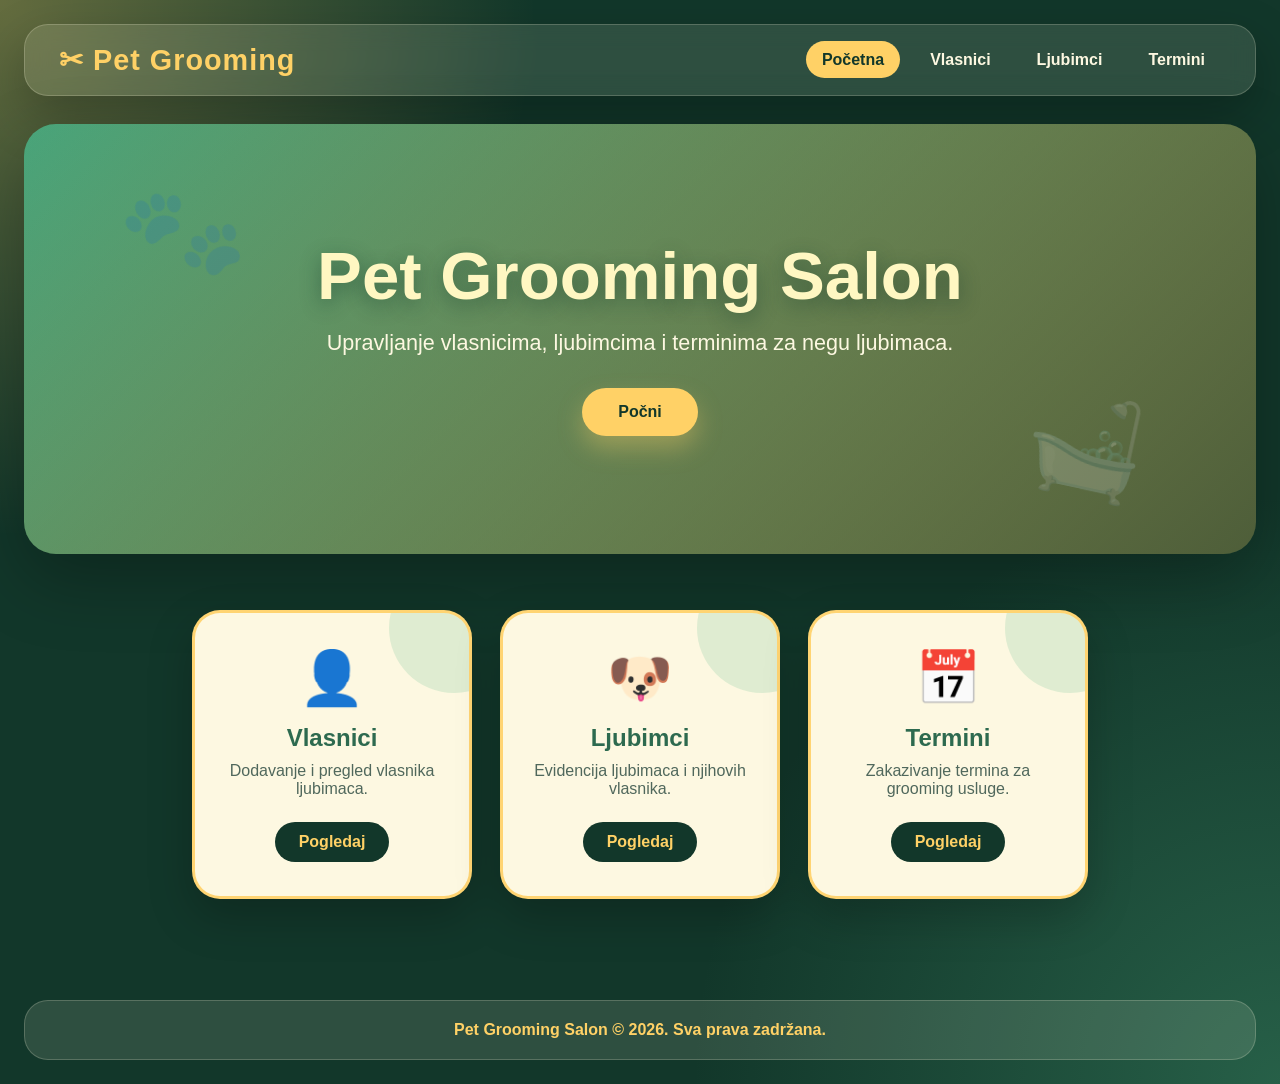
<file: frontend/index.html>
<!DOCTYPE html>
<html lang="sr">
<head>
    <meta charset="UTF-8">
    <meta name="viewport" content="width=device-width, initial-scale=1.0">
    <title>Pet Grooming Salon</title>

    <link rel="stylesheet" href="style.css">
</head>
<body>

<nav class="navbar">
    <div class="logo">Pet Grooming</div>

    <ul class="nav-links">
        <li><a href="index.html" class="active">Početna</a></li>
        <li><a href="vlasnik.html">Vlasnici</a></li>
        <li><a href="ljubimci.html">Ljubimci</a></li>
        <li><a href="termini.html">Termini</a></li>
    </ul>
</nav>

<header class="hero">
    <div class="hero-content">
        <h1>Pet Grooming Salon</h1>
        <p>Upravljanje vlasnicima, ljubimcima i terminima za negu ljubimaca.</p>
        <a href="vlasnik.html" class="btn-primary">Počni</a>
    </div>
</header>

<section class="cards-section">
    <div class="card">
        <div class="card-icon">👤</div>
        <h3>Vlasnici</h3>
        <p>Dodavanje i pregled vlasnika ljubimaca.</p>
        <a href="vlasnik.html" class="btn-secondary">Pogledaj</a>
    </div>

    <div class="card">
        <div class="card-icon">🐶</div>
        <h3>Ljubimci</h3>
        <p>Evidencija ljubimaca i njihovih vlasnika.</p>
        <a href="ljubimci.html" class="btn-secondary">Pogledaj</a>
    </div>

    <div class="card">
        <div class="card-icon">📅</div>
        <h3>Termini</h3>
        <p>Zakazivanje termina za grooming usluge.</p>
        <a href="termini.html" class="btn-secondary">Pogledaj</a>
    </div>
</section>

<footer class="footer">
    <p>Pet Grooming Salon &copy; 2026. Sva prava zadržana.</p>
</footer>

</body>
</html>
</file>
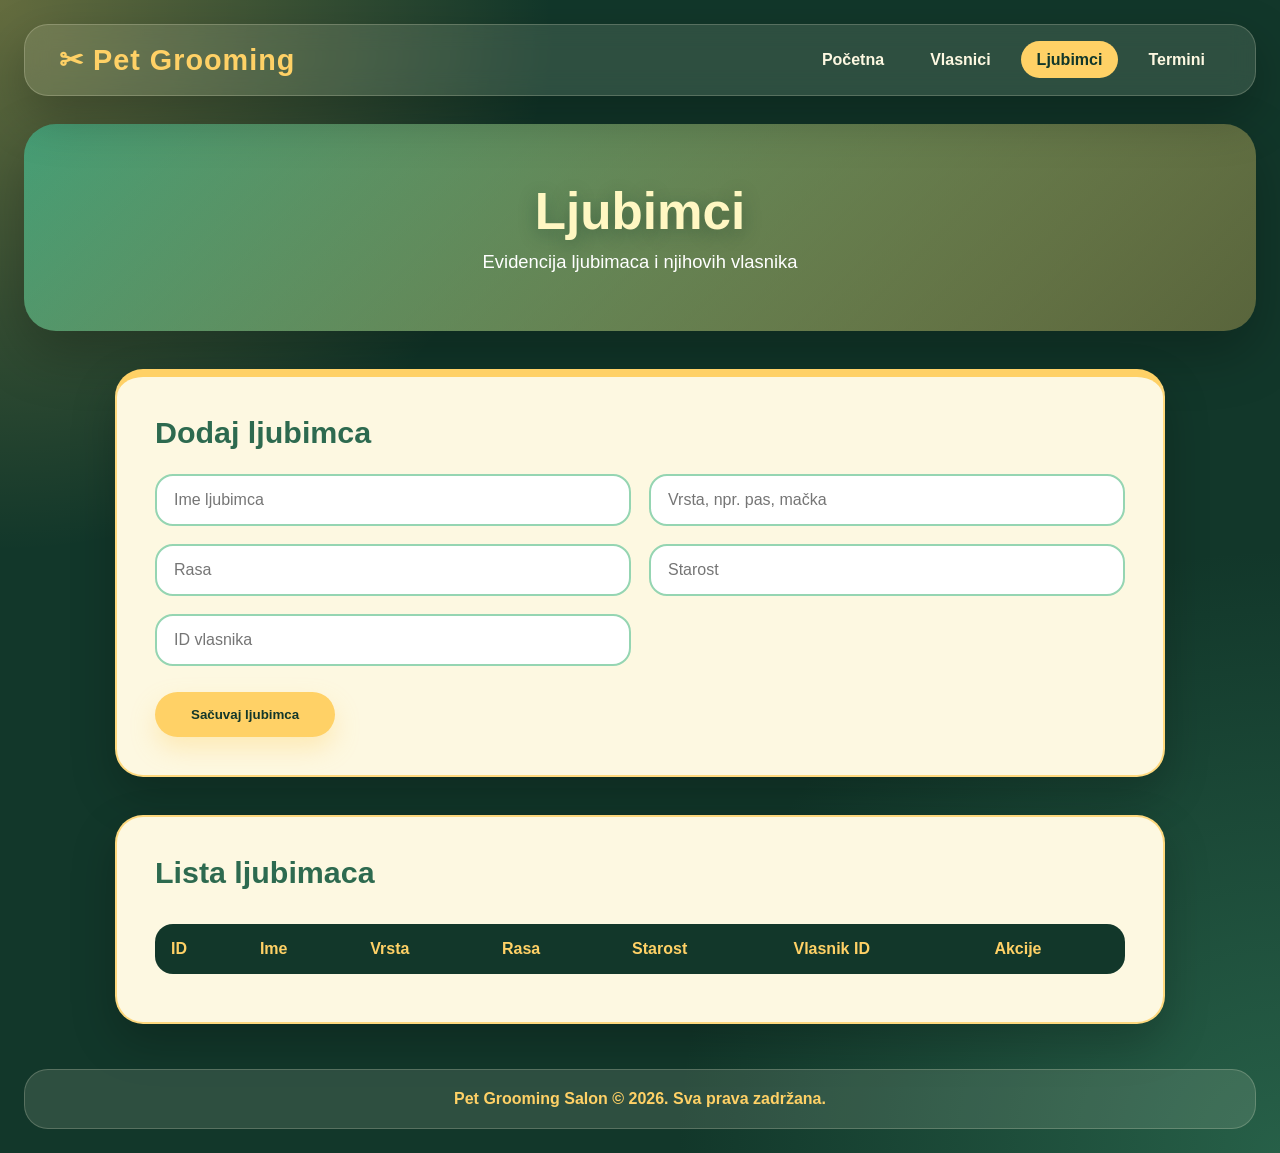
<file: frontend/Ljubimci.html>
<!DOCTYPE html>
<html lang="sr">
<head>
    <meta charset="UTF-8">
    <meta name="viewport" content="width=device-width, initial-scale=1.0">
    <title>Ljubimci - Pet Grooming</title>

    <link rel="stylesheet" href="style.css">
</head>
<body>

<nav class="navbar">
    <div class="logo">Pet Grooming</div>

    <ul class="nav-links">
        <li><a href="index.html">Početna</a></li>
        <li><a href="vlasnik.html">Vlasnici</a></li>
        <li><a href="ljubimci.html" class="active">Ljubimci</a></li>
        <li><a href="termini.html">Termini</a></li>
    </ul>
</nav>

<div class="page-header">
    <h1>Ljubimci</h1>
    <p>Evidencija ljubimaca i njihovih vlasnika</p>
</div>

<div class="form-container">
    <h2>Dodaj ljubimca</h2>

    <input type="hidden" id="ljubimacId">

    <div class="form-grid">
        <input type="text" id="ime" placeholder="Ime ljubimca" class="input-field">
        <input type="text" id="vrsta" placeholder="Vrsta, npr. pas, mačka" class="input-field">
        <input type="text" id="rasa" placeholder="Rasa" class="input-field">
        <input type="number" id="starost" placeholder="Starost" class="input-field">
        <input type="number" id="vlasnikId" placeholder="ID vlasnika" class="input-field">
    </div>

    <button onclick="saveLjubimac()" class="btn-primary" id="saveBtn">
        Sačuvaj ljubimca
    </button>
</div>

<div class="table-container">
    <h2>Lista ljubimaca</h2>

    <table class="data-table">
        <thead>
        <tr>
            <th>ID</th>
            <th>Ime</th>
            <th>Vrsta</th>
            <th>Rasa</th>
            <th>Starost</th>
            <th>Vlasnik ID</th>
            <th>Akcije</th>
        </tr>
        </thead>

        <tbody id="ljubimci-tbody"></tbody>
    </table>
</div>

<footer class="footer">
    <p>Pet Grooming Salon &copy; 2026. Sva prava zadržana.</p>
</footer>

<script src="ljubimci.js"></script>
</body>
</html>
</file>
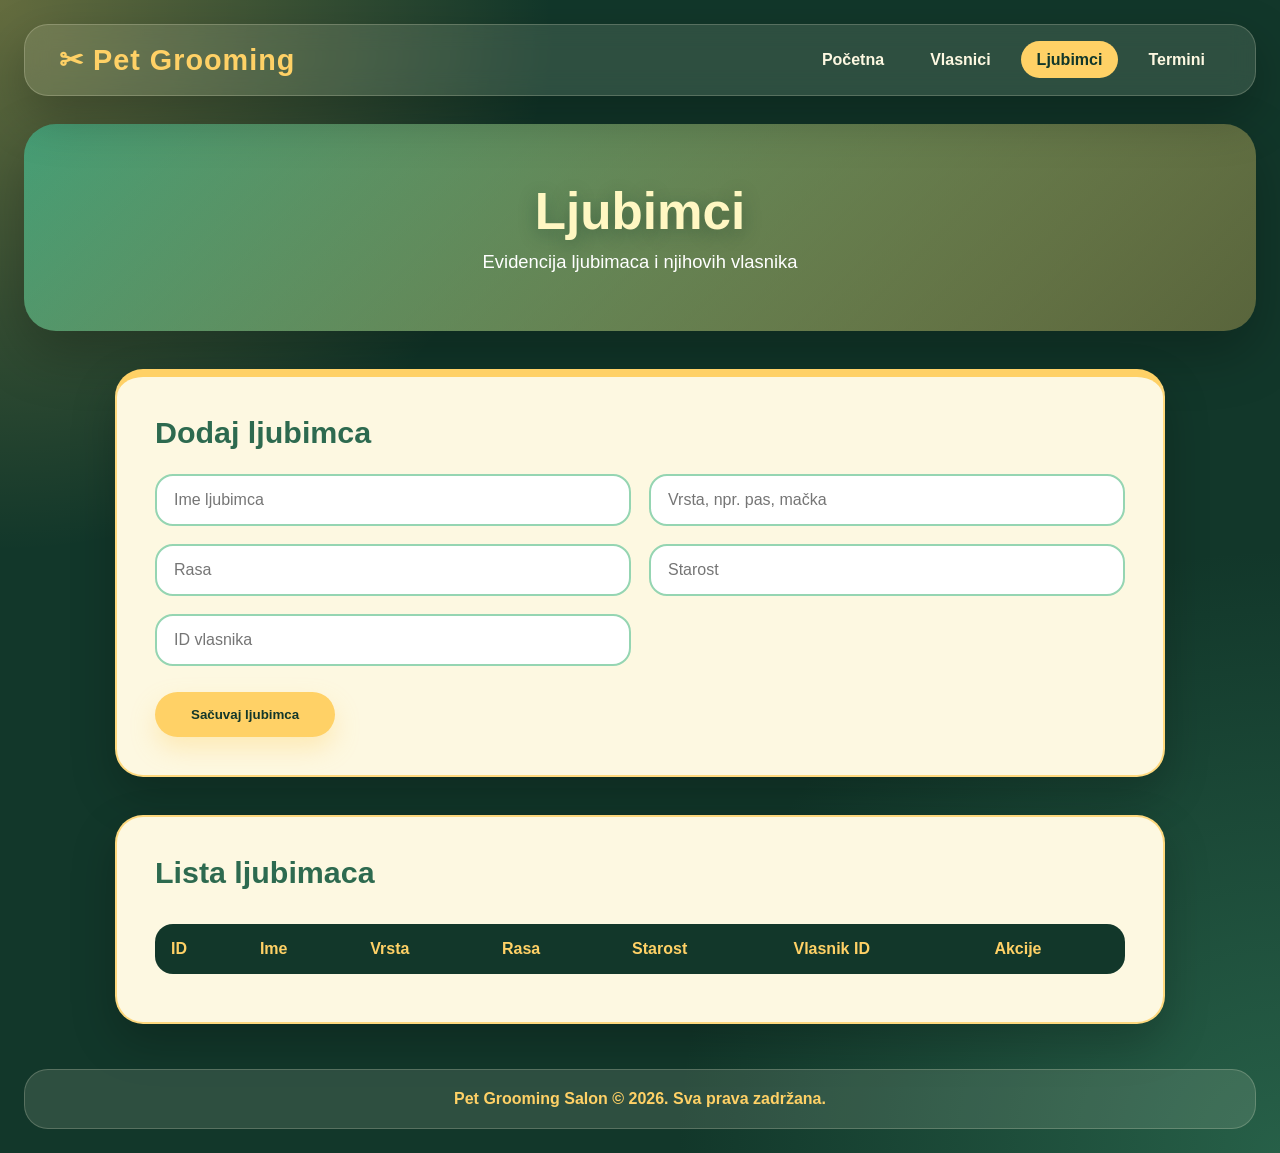
<file: frontend/ljubimci.html>
<!DOCTYPE html>
<html lang="sr">
<head>
    <meta charset="UTF-8">
    <meta name="viewport" content="width=device-width, initial-scale=1.0">
    <title>Ljubimci - Pet Grooming</title>

    <link rel="stylesheet" href="style.css">
</head>
<body>

<nav class="navbar">
    <div class="logo">Pet Grooming</div>

    <ul class="nav-links">
        <li><a href="index.html">Početna</a></li>
        <li><a href="vlasnik.html">Vlasnici</a></li>
        <li><a href="ljubimci.html" class="active">Ljubimci</a></li>
        <li><a href="termini.html">Termini</a></li>
    </ul>
</nav>

<div class="page-header">
    <h1>Ljubimci</h1>
    <p>Evidencija ljubimaca i njihovih vlasnika</p>
</div>

<div class="form-container">
    <h2>Dodaj ljubimca</h2>

    <input type="hidden" id="ljubimacId">

    <div class="form-grid">
        <input type="text" id="ime" placeholder="Ime ljubimca" class="input-field">
        <input type="text" id="vrsta" placeholder="Vrsta, npr. pas, mačka" class="input-field">
        <input type="text" id="rasa" placeholder="Rasa" class="input-field">
        <input type="number" id="starost" placeholder="Starost" class="input-field">
        <input type="number" id="vlasnikId" placeholder="ID vlasnika" class="input-field">
    </div>

    <button onclick="saveLjubimac()" class="btn-primary" id="saveBtn">
        Sačuvaj ljubimca
    </button>
</div>

<div class="table-container">
    <h2>Lista ljubimaca</h2>

    <table class="data-table">
        <thead>
        <tr>
            <th>ID</th>
            <th>Ime</th>
            <th>Vrsta</th>
            <th>Rasa</th>
            <th>Starost</th>
            <th>Vlasnik ID</th>
            <th>Akcije</th>
        </tr>
        </thead>

        <tbody id="ljubimci-tbody"></tbody>
    </table>
</div>

<footer class="footer">
    <p>Pet Grooming Salon &copy; 2026. Sva prava zadržana.</p>
</footer>

<script src="ljubimci.js"></script>
</body>
</html>
</file>
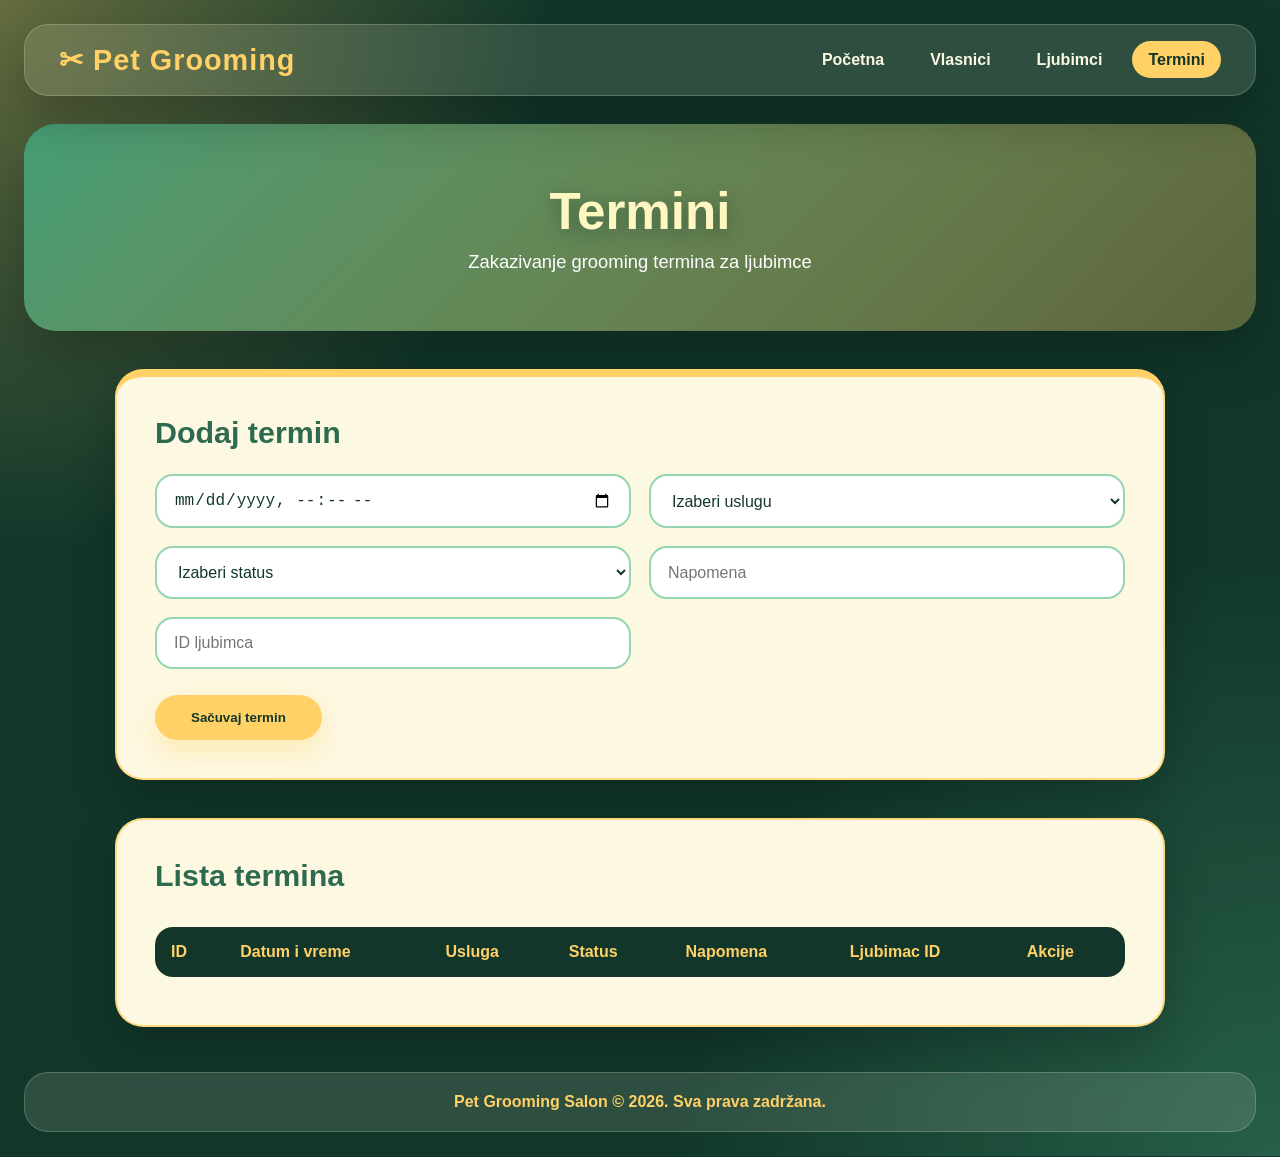
<file: frontend/Termini.html>
<!DOCTYPE html>
<html lang="sr">
<head>
    <meta charset="UTF-8">
    <meta name="viewport" content="width=device-width, initial-scale=1.0">
    <title>Termini - Pet Grooming</title>

    <link rel="stylesheet" href="style.css">
</head>
<body>

<nav class="navbar">
    <div class="logo">Pet Grooming</div>

    <ul class="nav-links">
        <li><a href="index.html">Početna</a></li>
        <li><a href="vlasnik.html">Vlasnici</a></li>
        <li><a href="ljubimci.html">Ljubimci</a></li>
        <li><a href="termini.html" class="active">Termini</a></li>
    </ul>
</nav>

<div class="page-header">
    <h1>Termini</h1>
    <p>Zakazivanje grooming termina za ljubimce</p>
</div>

<div class="form-container">
    <h2>Dodaj termin</h2>

    <input type="hidden" id="terminId">

    <div class="form-grid">
        <input type="datetime-local" id="datumVreme" class="input-field">

        <select id="usluga" class="input-field">
            <option value="">Izaberi uslugu</option>
            <option value="Kupanje">Kupanje</option>
            <option value="Sisanje">Sisanje</option>
            <option value="Sredjivanje noktiju">Sredjivanje noktiju</option>
            <option value="Cetkanje">Cetkanje</option>
            <option value="Kompletan tretman">Kompletan tretman</option>
        </select>

        <select id="status" class="input-field">
            <option value="">Izaberi status</option>
            <option value="Zakazan">Zakazan</option>
            <option value="Zavrsen">Zavrsen</option>
            <option value="Otkazan">Otkazan</option>
        </select>

        <input type="text" id="napomena" placeholder="Napomena" class="input-field">
        <input type="number" id="ljubimacId" placeholder="ID ljubimca" class="input-field">
    </div>

    <button onclick="saveTermin()" class="btn-primary" id="saveBtn">
        Sačuvaj termin
    </button>
</div>

<div class="table-container">
    <h2>Lista termina</h2>

    <table class="data-table">
        <thead>
        <tr>
            <th>ID</th>
            <th>Datum i vreme</th>
            <th>Usluga</th>
            <th>Status</th>
            <th>Napomena</th>
            <th>Ljubimac ID</th>
            <th>Akcije</th>
        </tr>
        </thead>

        <tbody id="termini-tbody"></tbody>
    </table>
</div>

<footer class="footer">
    <p>Pet Grooming Salon &copy; 2026. Sva prava zadržana.</p>
</footer>

<script src="termini.js"></script>
</body>
</html>
</file>
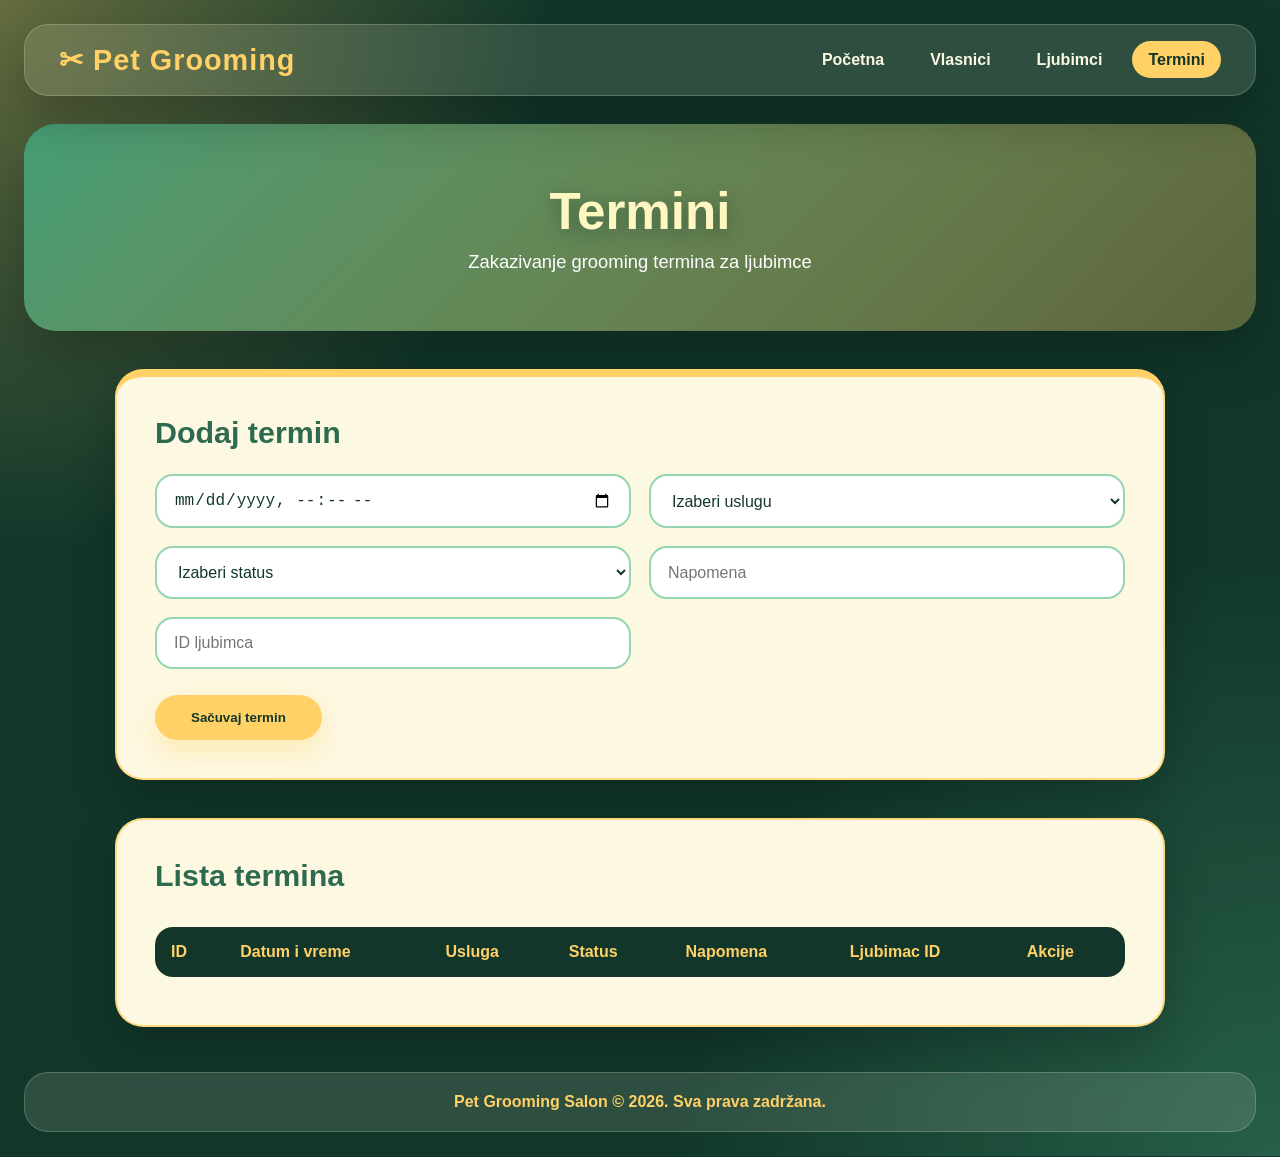
<file: frontend/termini.html>
<!DOCTYPE html>
<html lang="sr">
<head>
    <meta charset="UTF-8">
    <meta name="viewport" content="width=device-width, initial-scale=1.0">
    <title>Termini - Pet Grooming</title>

    <link rel="stylesheet" href="style.css">
</head>
<body>

<nav class="navbar">
    <div class="logo">Pet Grooming</div>

    <ul class="nav-links">
        <li><a href="index.html">Početna</a></li>
        <li><a href="vlasnik.html">Vlasnici</a></li>
        <li><a href="ljubimci.html">Ljubimci</a></li>
        <li><a href="termini.html" class="active">Termini</a></li>
    </ul>
</nav>

<div class="page-header">
    <h1>Termini</h1>
    <p>Zakazivanje grooming termina za ljubimce</p>
</div>

<div class="form-container">
    <h2>Dodaj termin</h2>

    <input type="hidden" id="terminId">

    <div class="form-grid">
        <input type="datetime-local" id="datumVreme" class="input-field">

        <select id="usluga" class="input-field">
            <option value="">Izaberi uslugu</option>
            <option value="Kupanje">Kupanje</option>
            <option value="Sisanje">Sisanje</option>
            <option value="Sredjivanje noktiju">Sredjivanje noktiju</option>
            <option value="Cetkanje">Cetkanje</option>
            <option value="Kompletan tretman">Kompletan tretman</option>
        </select>

        <select id="status" class="input-field">
            <option value="">Izaberi status</option>
            <option value="Zakazan">Zakazan</option>
            <option value="Zavrsen">Zavrsen</option>
            <option value="Otkazan">Otkazan</option>
        </select>

        <input type="text" id="napomena" placeholder="Napomena" class="input-field">
        <input type="number" id="ljubimacId" placeholder="ID ljubimca" class="input-field">
    </div>

    <button onclick="saveTermin()" class="btn-primary" id="saveBtn">
        Sačuvaj termin
    </button>
</div>

<div class="table-container">
    <h2>Lista termina</h2>

    <table class="data-table">
        <thead>
        <tr>
            <th>ID</th>
            <th>Datum i vreme</th>
            <th>Usluga</th>
            <th>Status</th>
            <th>Napomena</th>
            <th>Ljubimac ID</th>
            <th>Akcije</th>
        </tr>
        </thead>

        <tbody id="termini-tbody"></tbody>
    </table>
</div>

<footer class="footer">
    <p>Pet Grooming Salon &copy; 2026. Sva prava zadržana.</p>
</footer>

<script src="termini.js"></script>
</body>
</html>
</file>
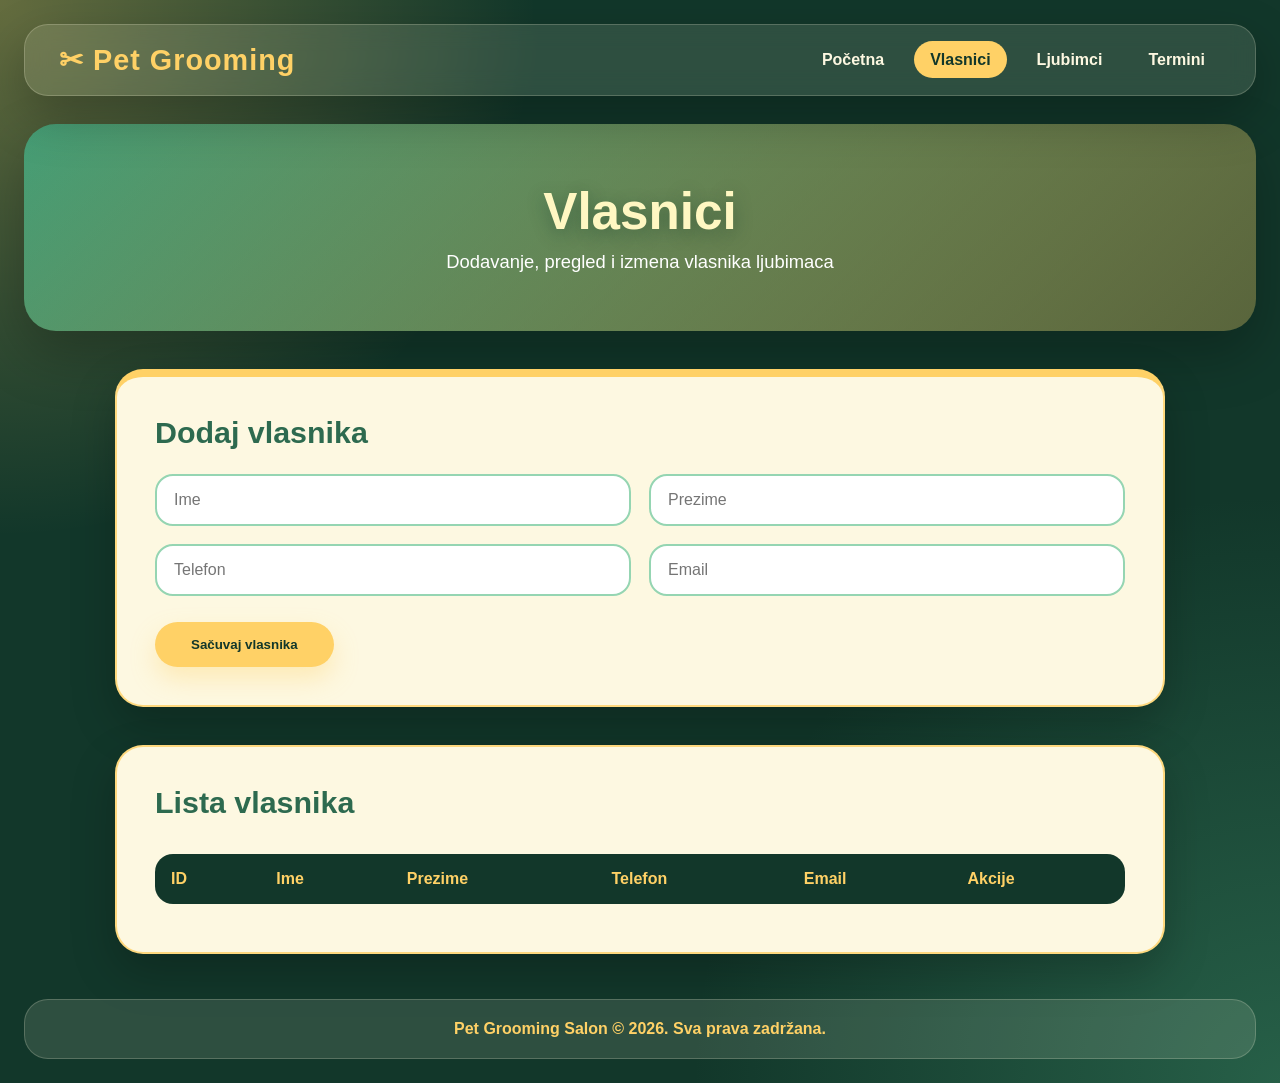
<file: frontend/Vlasnik.html>
<!DOCTYPE html>
<html lang="sr">
<head>
    <meta charset="UTF-8">
    <meta name="viewport" content="width=device-width, initial-scale=1.0">
    <title>Vlasnici - Pet Grooming Salon</title>

    <link rel="stylesheet" href="style.css">
</head>
<body>

<nav class="navbar">
    <div class="logo">Pet Grooming</div>

    <ul class="nav-links">
        <li><a href="index.html">Početna</a></li>
        <li><a href="vlasnici.html" class="active">Vlasnici</a></li>
        <li><a href="ljubimci.html">Ljubimci</a></li>
        <li><a href="termini.html">Termini</a></li>
    </ul>
</nav>

<div class="page-header">
    <h1>Vlasnici</h1>
    <p>Dodavanje, pregled i izmena vlasnika ljubimaca</p>
</div>

<div class="form-container">
    <h2>Dodaj vlasnika</h2>

    <input type="hidden" id="vlasnikId">

    <div class="form-grid">
        <input type="text" id="ime" placeholder="Ime" class="input-field">
        <input type="text" id="prezime" placeholder="Prezime" class="input-field">
        <input type="text" id="telefon" placeholder="Telefon" class="input-field">
        <input type="email" id="email" placeholder="Email" class="input-field">
    </div>

    <button onclick="saveVlasnik()" class="btn-primary" id="saveBtn">
        Sačuvaj vlasnika
    </button>
</div>

<div class="table-container">
    <h2>Lista vlasnika</h2>

    <table class="data-table">
        <thead>
        <tr>
            <th>ID</th>
            <th>Ime</th>
            <th>Prezime</th>
            <th>Telefon</th>
            <th>Email</th>
            <th>Akcije</th>
        </tr>
        </thead>

        <tbody id="vlasnici-tbody"></tbody>
    </table>
</div>

<footer class="footer">
    <p>Pet Grooming Salon &copy; 2026. Sva prava zadržana.</p>
</footer>

<script src="vlasnik.js"></script>
</body>
</html>
</file>
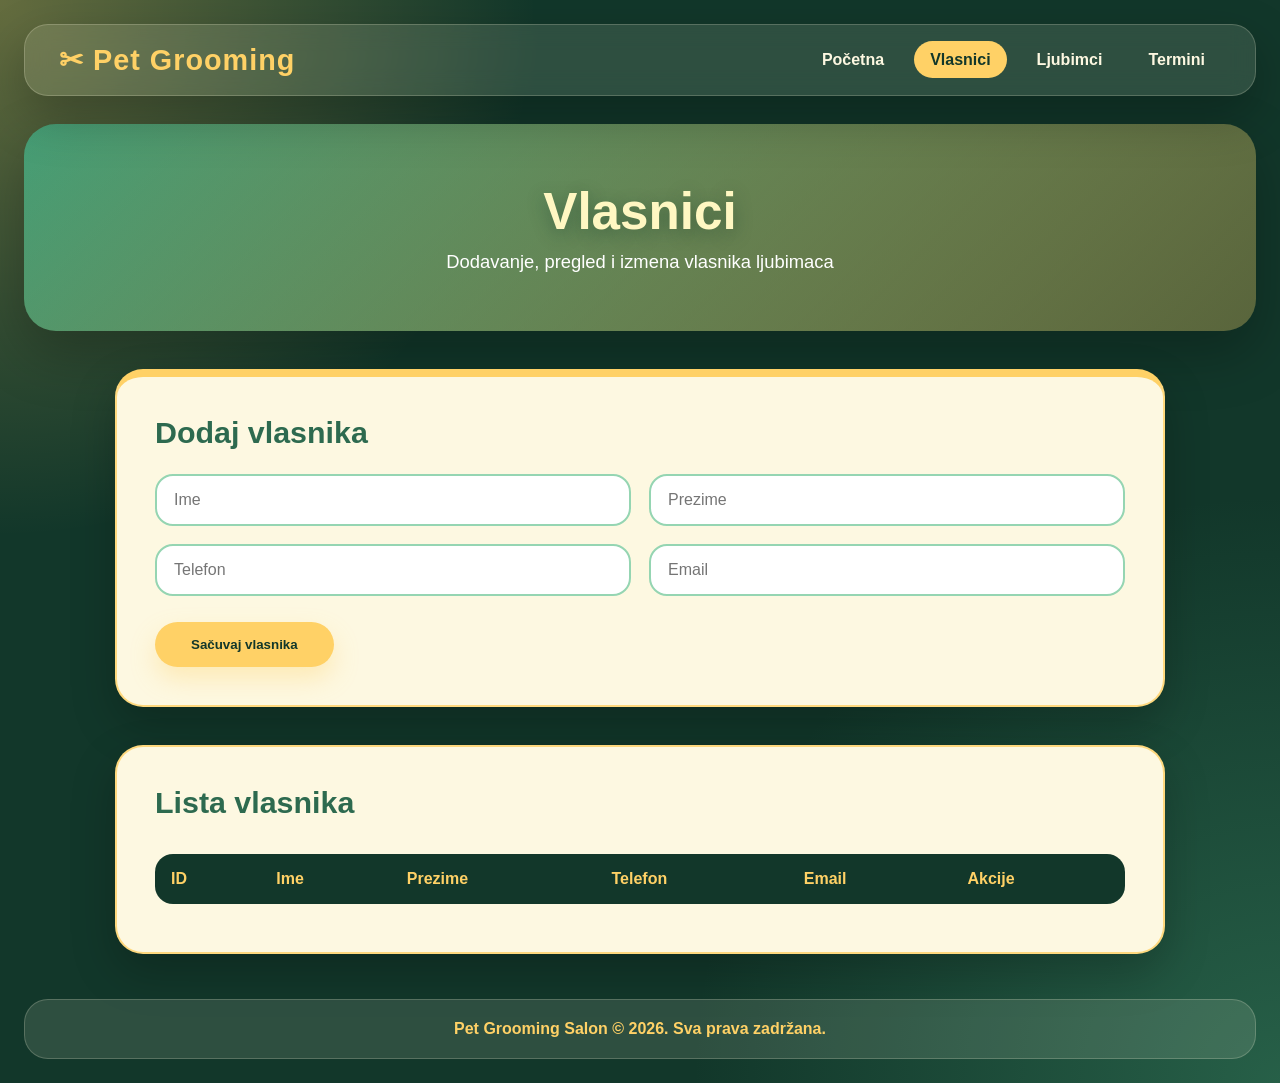
<file: frontend/vlasnik.html>
<!DOCTYPE html>
<html lang="sr">
<head>
    <meta charset="UTF-8">
    <meta name="viewport" content="width=device-width, initial-scale=1.0">
    <title>Vlasnici - Pet Grooming Salon</title>

    <link rel="stylesheet" href="style.css">
</head>
<body>

<nav class="navbar">
    <div class="logo">Pet Grooming</div>

    <ul class="nav-links">
        <li><a href="index.html">Početna</a></li>
        <li><a href="vlasnici.html" class="active">Vlasnici</a></li>
        <li><a href="ljubimci.html">Ljubimci</a></li>
        <li><a href="termini.html">Termini</a></li>
    </ul>
</nav>

<div class="page-header">
    <h1>Vlasnici</h1>
    <p>Dodavanje, pregled i izmena vlasnika ljubimaca</p>
</div>

<div class="form-container">
    <h2>Dodaj vlasnika</h2>

    <input type="hidden" id="vlasnikId">

    <div class="form-grid">
        <input type="text" id="ime" placeholder="Ime" class="input-field">
        <input type="text" id="prezime" placeholder="Prezime" class="input-field">
        <input type="text" id="telefon" placeholder="Telefon" class="input-field">
        <input type="email" id="email" placeholder="Email" class="input-field">
    </div>

    <button onclick="saveVlasnik()" class="btn-primary" id="saveBtn">
        Sačuvaj vlasnika
    </button>
</div>

<div class="table-container">
    <h2>Lista vlasnika</h2>

    <table class="data-table">
        <thead>
        <tr>
            <th>ID</th>
            <th>Ime</th>
            <th>Prezime</th>
            <th>Telefon</th>
            <th>Email</th>
            <th>Akcije</th>
        </tr>
        </thead>

        <tbody id="vlasnici-tbody"></tbody>
    </table>
</div>

<footer class="footer">
    <p>Pet Grooming Salon &copy; 2026. Sva prava zadržana.</p>
</footer>

<script src="vlasnik.js"></script>
</body>
</html>
</file>
<file: frontend/style.css>
* {
    margin: 0;
    padding: 0;
    box-sizing: border-box;
}

body {
    font-family: Arial, sans-serif;
    background:
        radial-gradient(circle at top left, rgba(255, 209, 102, 0.35), transparent 32%),
        radial-gradient(circle at bottom right, rgba(64, 145, 108, 0.45), transparent 35%),
        #12372A;
    color: #FDF8E1;
    min-height: 100vh;
}

.navbar {
    width: calc(100% - 48px);
    margin: 24px auto 0;
    background: rgba(253, 248, 225, 0.12);
    border: 1px solid rgba(253, 248, 225, 0.2);
    backdrop-filter: blur(12px);
    padding: 18px 34px;
    display: flex;
    justify-content: space-between;
    align-items: center;
    border-radius: 24px;
    box-shadow: 0 20px 50px rgba(0, 0, 0, 0.25);
}

.logo {
    color: #FFD166;
    font-size: 1.8rem;
    font-weight: 900;
    letter-spacing: 1px;
}

.logo::before {
    content: "✂ ";
}

.nav-links {
    list-style: none;
    display: flex;
    gap: 14px;
}

.nav-links a {
    color: #FDF8E1;
    text-decoration: none;
    font-weight: 800;
    padding: 10px 16px;
    border-radius: 999px;
    transition: all 0.25s;
}

.nav-links a:hover,
.nav-links a.active {
    color: #12372A;
    background-color: #FFD166;
}

.hero {
    min-height: 430px;
    margin: 28px auto 0;
    width: calc(100% - 48px);
    border-radius: 32px;
    background:
        linear-gradient(135deg, rgba(18, 55, 42, 0.15), rgba(18, 55, 42, 0.75)),
        linear-gradient(135deg, #52B788, #FFD166);
    display: flex;
    justify-content: center;
    align-items: center;
    text-align: center;
    color: white;
    padding: 70px 30px;
    position: relative;
    overflow: hidden;
    box-shadow: 0 25px 70px rgba(0, 0, 0, 0.28);
}

.hero::before {
    content: "🐾";
    position: absolute;
    left: 8%;
    top: 12%;
    font-size: 6rem;
    opacity: 0.18;
    transform: rotate(-15deg);
}

.hero::after {
    content: "🛁";
    position: absolute;
    right: 9%;
    bottom: 12%;
    font-size: 6rem;
    opacity: 0.2;
    transform: rotate(12deg);
}

.hero-content {
    max-width: 760px;
    position: relative;
    z-index: 1;
}

.hero h1 {
    font-size: 4.2rem;
    line-height: 1;
    margin-bottom: 20px;
    color: #FFF7C2;
    text-shadow: 0 6px 20px rgba(18, 55, 42, 0.45);
}

.hero p {
    font-size: 1.35rem;
    margin-bottom: 32px;
    color: #FDF8E1;
}

.btn-primary,
.btn-secondary {
    display: inline-block;
    border: none;
    cursor: pointer;
    text-decoration: none;
    font-weight: 900;
    transition: all 0.25s;
}

.btn-primary {
    background-color: #FFD166;
    color: #12372A;
    padding: 15px 36px;
    border-radius: 999px;
    box-shadow: 0 12px 25px rgba(255, 209, 102, 0.35);
}

.btn-primary:hover {
    background-color: #FFE08A;
    transform: translateY(-3px) scale(1.02);
}

.btn-secondary {
    background-color: #12372A;
    color: #FFD166;
    padding: 11px 24px;
    border-radius: 999px;
}

.btn-secondary:hover {
    background-color: #FFD166;
    color: #12372A;
    transform: translateY(-2px);
}

.cards-section {
    display: flex;
    justify-content: center;
    gap: 28px;
    padding: 56px 24px;
    flex-wrap: wrap;
}

.card {
    background: #FDF8E1;
    color: #12372A;
    width: 280px;
    padding: 34px 26px;
    text-align: center;
    border-radius: 28px;
    border: 3px solid rgba(255, 209, 102, 0.9);
    box-shadow: 0 18px 45px rgba(0, 0, 0, 0.22);
    transition: all 0.25s;
    position: relative;
    overflow: hidden;
}

.card::before {
    content: "";
    position: absolute;
    width: 130px;
    height: 130px;
    background-color: rgba(82, 183, 136, 0.18);
    border-radius: 50%;
    top: -50px;
    right: -50px;
}

.card:hover {
    transform: translateY(-8px) rotate(-1deg);
}

.card:nth-child(2):hover {
    transform: translateY(-8px) rotate(1deg);
}

.card-icon {
    font-size: 3.3rem;
    margin-bottom: 15px;
    position: relative;
    z-index: 1;
}

.card h3 {
    color: #2D6A4F;
    margin-bottom: 10px;
    font-size: 1.5rem;
    position: relative;
    z-index: 1;
}

.card p {
    color: #50685C;
    margin-bottom: 24px;
    position: relative;
    z-index: 1;
}

.page-header {
    width: calc(100% - 48px);
    margin: 28px auto 0;
    background:
        linear-gradient(135deg, rgba(18, 55, 42, 0.2), rgba(18, 55, 42, 0.7)),
        linear-gradient(135deg, #52B788, #FFD166);
    color: white;
    text-align: center;
    padding: 58px 30px;
    border-radius: 32px;
    box-shadow: 0 22px 55px rgba(0, 0, 0, 0.25);
}

.page-header h1 {
    color: #FFF7C2;
    font-size: 3.2rem;
    margin-bottom: 10px;
    text-shadow: 0 5px 18px rgba(18, 55, 42, 0.4);
}

.page-header p {
    font-size: 1.15rem;
}

.form-container,
.table-container {
    background-color: #FDF8E1;
    color: #12372A;
    max-width: 1050px;
    margin: 38px auto;
    padding: 38px;
    border-radius: 28px;
    border: 2px solid rgba(255, 209, 102, 0.8);
    box-shadow: 0 18px 45px rgba(0, 0, 0, 0.22);
}

.form-container {
    border-top: 8px solid #FFD166;
}

.form-container h2,
.table-container h2 {
    color: #2D6A4F;
    margin-bottom: 24px;
    font-size: 1.9rem;
}

.form-grid {
    display: grid;
    grid-template-columns: 1fr 1fr;
    gap: 18px;
    margin-bottom: 26px;
}

.input-field {
    width: 100%;
    padding: 15px 17px;
    border: 2px solid #95D5B2;
    border-radius: 18px;
    outline: none;
    font-size: 1rem;
    color: #12372A;
    background-color: #FFFFFF;
}

.input-field:focus {
    border-color: #2D6A4F;
    box-shadow: 0 0 0 4px rgba(82, 183, 136, 0.18);
}

.table-container {
    overflow-x: auto;
}

.data-table {
    width: 100%;
    min-width: 760px;
    border-collapse: separate;
    border-spacing: 0 10px;
}

.data-table th {
    background-color: #12372A;
    color: #FFD166;
    padding: 16px;
    text-align: left;
}

.data-table th:first-child {
    border-radius: 18px 0 0 18px;
}

.data-table th:last-child {
    border-radius: 0 18px 18px 0;
}

.data-table td {
    padding: 16px;
    background-color: #FFFFFF;
    border-top: 1px solid #D8F3DC;
    border-bottom: 1px solid #D8F3DC;
}

.data-table td:first-child {
    border-left: 1px solid #D8F3DC;
    border-radius: 18px 0 0 18px;
    font-weight: 900;
    color: #2D6A4F;
}

.data-table td:last-child {
    border-right: 1px solid #D8F3DC;
    border-radius: 0 18px 18px 0;
}

.data-table tbody tr:hover td {
    background-color: #E9FBEF;
}

.btn-edit {
    background-color: #FFD166;
    color: #12372A;
    padding: 9px 15px;
    border: none;
    border-radius: 999px;
    cursor: pointer;
    font-weight: 900;
    margin-right: 6px;
}

.btn-delete {
    background-color: #EF476F;
    color: white;
    padding: 9px 15px;
    border: none;
    border-radius: 999px;
    cursor: pointer;
    font-weight: 900;
}

.btn-edit:hover,
.btn-delete:hover {
    transform: translateY(-2px);
}

.footer {
    width: calc(100% - 48px);
    margin: 45px auto 24px;
    background: rgba(253, 248, 225, 0.12);
    border: 1px solid rgba(253, 248, 225, 0.2);
    color: #FFD166;
    text-align: center;
    padding: 20px;
    border-radius: 24px;
    font-weight: 900;
}

@media (max-width: 768px) {
    .navbar {
        flex-direction: column;
        gap: 16px;
        padding: 20px;
    }

    .nav-links {
        flex-wrap: wrap;
        justify-content: center;
        gap: 10px;
    }

    .hero h1 {
        font-size: 2.6rem;
    }

    .form-grid {
        grid-template-columns: 1fr;
    }

    .form-container,
    .table-container,
    .navbar,
    .hero,
    .page-header,
    .footer {
        width: calc(100% - 24px);
    }

    .form-container,
    .table-container {
        padding: 26px;
    }
}
</file>
